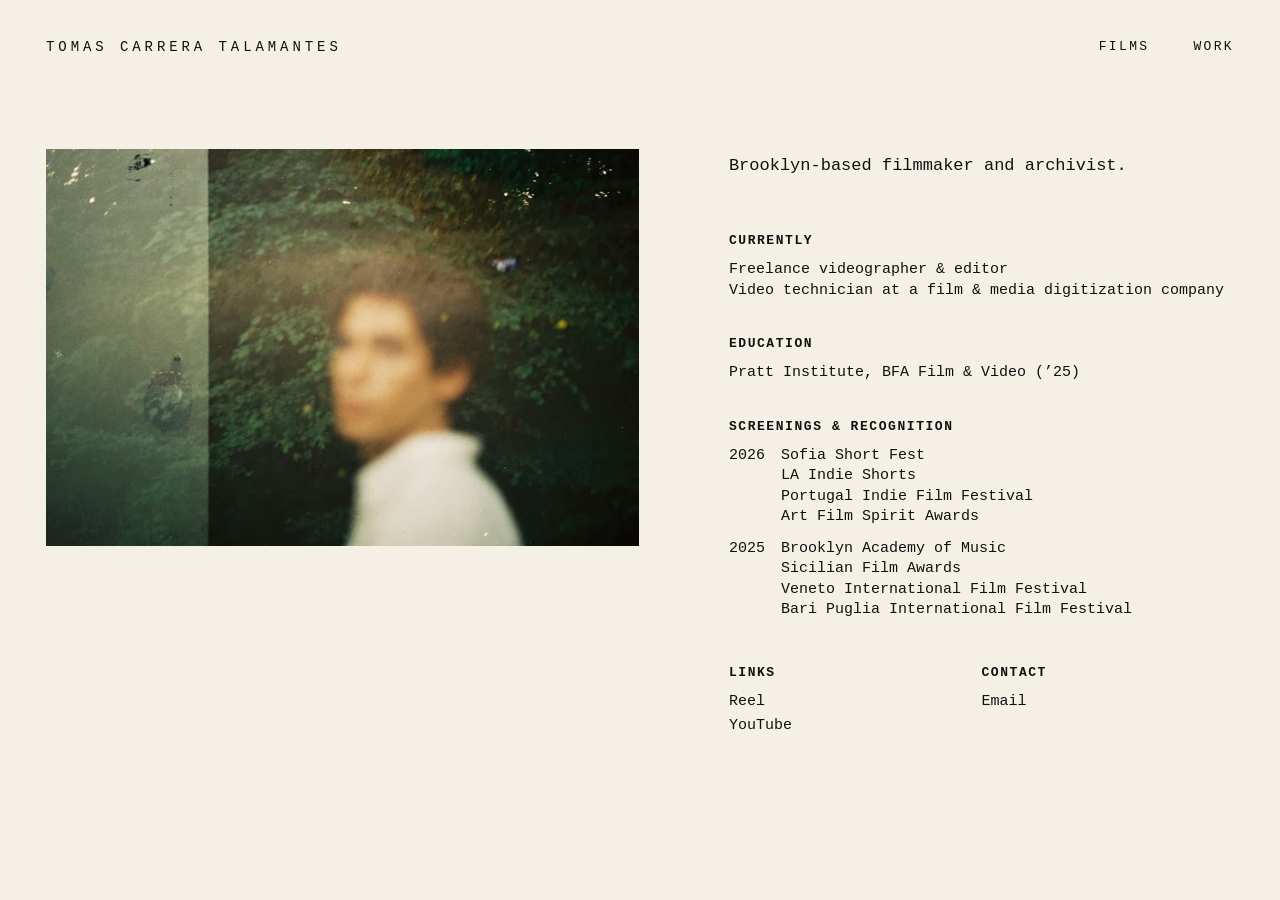
<file: index.html>
<!doctype html>
<html lang="en">
<head>
  <meta charset="utf-8">
  <meta name="viewport" content="width=device-width, initial-scale=1">
  <title>Tomas Carrera Talamantes</title>
  <meta name="description" content="Tomas Carrera Talamantes is a Brooklyn-based filmmaker, director, editor, videographer, and film archivist.">
<meta name="author" content="Tomas Carrera Talamantes">
<link rel="canonical" href="https://tomastalamantes.com/">
  <link rel="stylesheet" href="style.css">
</head>
<body>
  <main class="site-shell">
    <header class="topbar">
      <a class="brand" href="index.html">TOMAS CARRERA TALAMANTES</a>
      <nav class="nav" aria-label="Primary">
        <a href="films.html">FILMS</a>
        <a href="work.html">WORK</a>
      </nav>
    </header>

    <section class="home-grid">
      <div class="portrait-wrap">
        <img class="portrait" src="assets/portrait.webp" alt="Portrait of Tomas Carrera Talamantes">
      </div>

      <div class="home-copy">
        <p class="intro">Brooklyn-based filmmaker and archivist.</p>

        <section class="info-block">
          <h2>CURRENTLY</h2>
          <p>Freelance videographer &amp; editor<br>Video technician at a film &amp; media digitization company</p>
        </section>

        <section class="info-block">
          <h2>EDUCATION</h2>
          <p>Pratt Institute, BFA Film &amp; Video (’25)</p>
        </section>

        <section class="info-block">
          <h2>SCREENINGS &amp; RECOGNITION</h2>
          <p><span class="year">2026</span>Sofia Short Fest<br>
          <span class="year"></span>LA Indie Shorts<br>
          <span class="year"></span>Portugal Indie Film Festival<br>
          <span class="year"></span>Art Film Spirit Awards</p>
          <p style="margin-top:12px"><span class="year">2025</span>Brooklyn Academy of Music<br>
          <span class="year"></span>Sicilian Film Awards<br>
          <span class="year"></span>Veneto International Film Festival<br>
          <span class="year"></span>Bari Puglia International Film Festival</p>
        </section>

        <div class="bottom-home">
          <section>
            <h2>LINKS</h2>
            <a href="https://youtu.be/qs5smrWJzvY?si=hszEP2pluEJme3ju" target="_blank" rel="noreferrer">Reel</a>
            <a href="https://www.youtube.com/@tomastalamantes1810/featured" target="_blank" rel="noreferrer">YouTube</a>
          </section>
          <section>
            <h2>CONTACT</h2>
            <a href="mailto:tomas.talamantes@gmail.com">Email</a>
          </section>
        </div>
      </div>
    </section>
  </main>
</body>
</html>
</file>
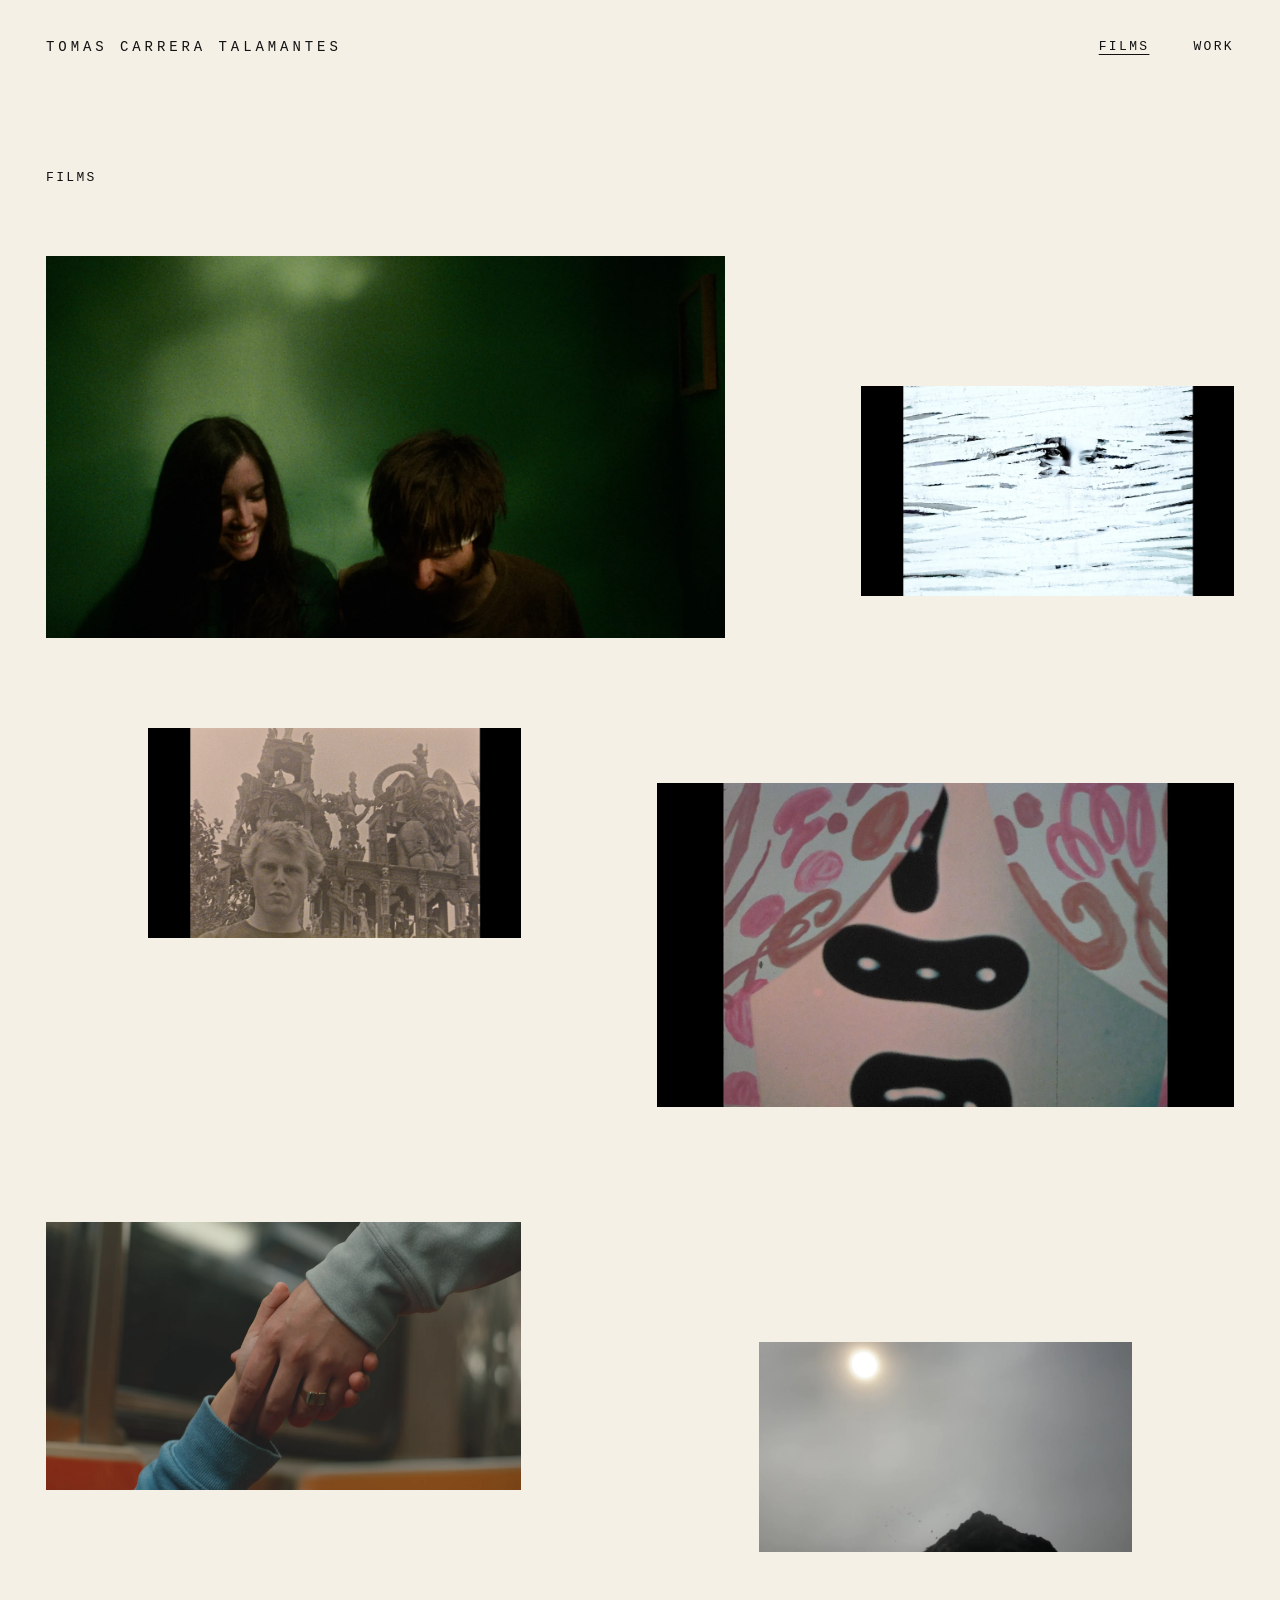
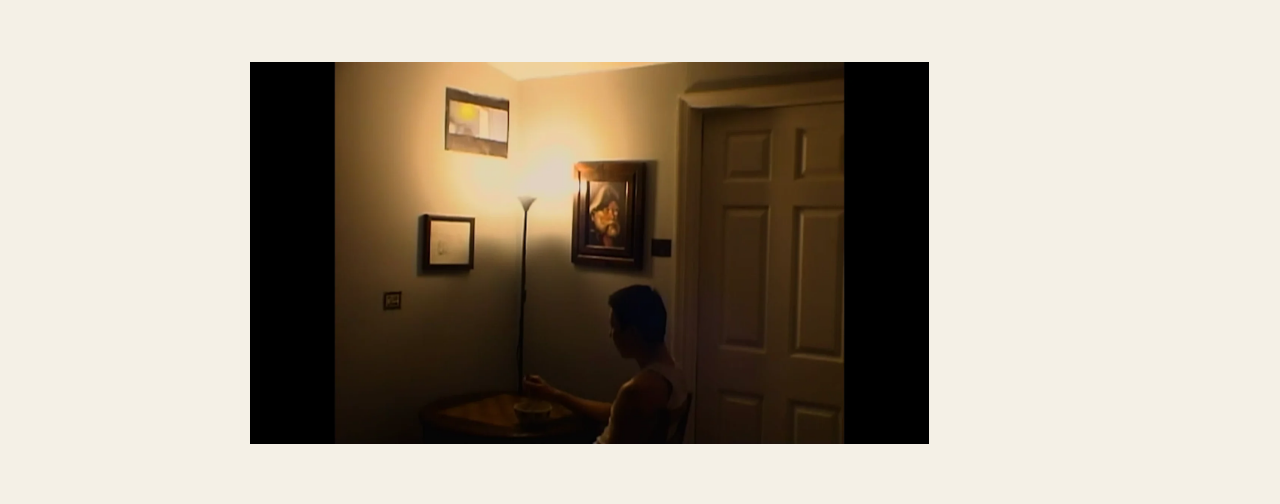
<file: films.html>
<!doctype html>
<html lang="en">
<head>
  <meta charset="utf-8">
  <meta name="viewport" content="width=device-width, initial-scale=1">
  <title>Films — Tomas Carrera Talamantes</title>
  <link rel="stylesheet" href="style.css">
</head>
<body>
  <main class="site-shell">
    <header class="topbar">
      <a class="brand" href="index.html">TOMAS CARRERA TALAMANTES</a>
      <nav class="nav" aria-label="Primary">
        <a href="films.html" aria-current="page">FILMS</a>
        <a href="work.html">WORK</a>
      </nav>
    </header>

    <h1 class="page-title">FILMS</h1>
    <section class="gallery" aria-label="Filmography">
      <a class="card card-1" href="films/corner-of-my-eye.html"><img src="assets/films/corner-of-my-eye.webp" alt="Corner of My Eye"><span class="card-overlay"><span>CORNER OF MY EYE</span><span>2025</span></span></a>
      <a class="card card-2" href="films/lilacs.html"><img src="assets/films/lilacs.webp" alt="Lilacs"><span class="card-overlay"><span>LILACS</span><span>2026</span></span></a>
      <a class="card card-3" href="films/lucy-brown.html"><img src="assets/films/lucy-brown.webp" alt="Lucy Brown"><span class="card-overlay"><span>LUCY BROWN</span><span>2026</span></span></a>
      <a class="card card-4" href="films/we-create-you.html"><img src="assets/films/we-create-you.webp" alt="We Create You"><span class="card-overlay"><span>WE CREATE YOU</span><span>2024</span></span></a>
      <a class="card card-5" href="films/tu-me-abrazas.html"><img src="assets/films/tu-me-abrazas.webp" alt="En la Palma de tu Mano"><span class="card-overlay"><span>EN LA PALMA DE TU MANO</span><span>2023</span></span></a>
      <a class="card card-6" href="films/always.html"><img src="assets/films/always.webp" alt="El Hambriento"><span class="card-overlay"><span>EL HAMBRIENTO</span><span>2025</span></span></a>
      <a class="card card-7" href="films/waiting-for-the-tide.html"><img src="assets/films/waiting-for-the-tide.webp" alt="Waiting for the Tide to Come"><span class="card-overlay"><span>WAITING FOR THE TIDE TO COME</span><span>2021</span></span></a>
    </section>
  </main>
</body>
</html>
</file>
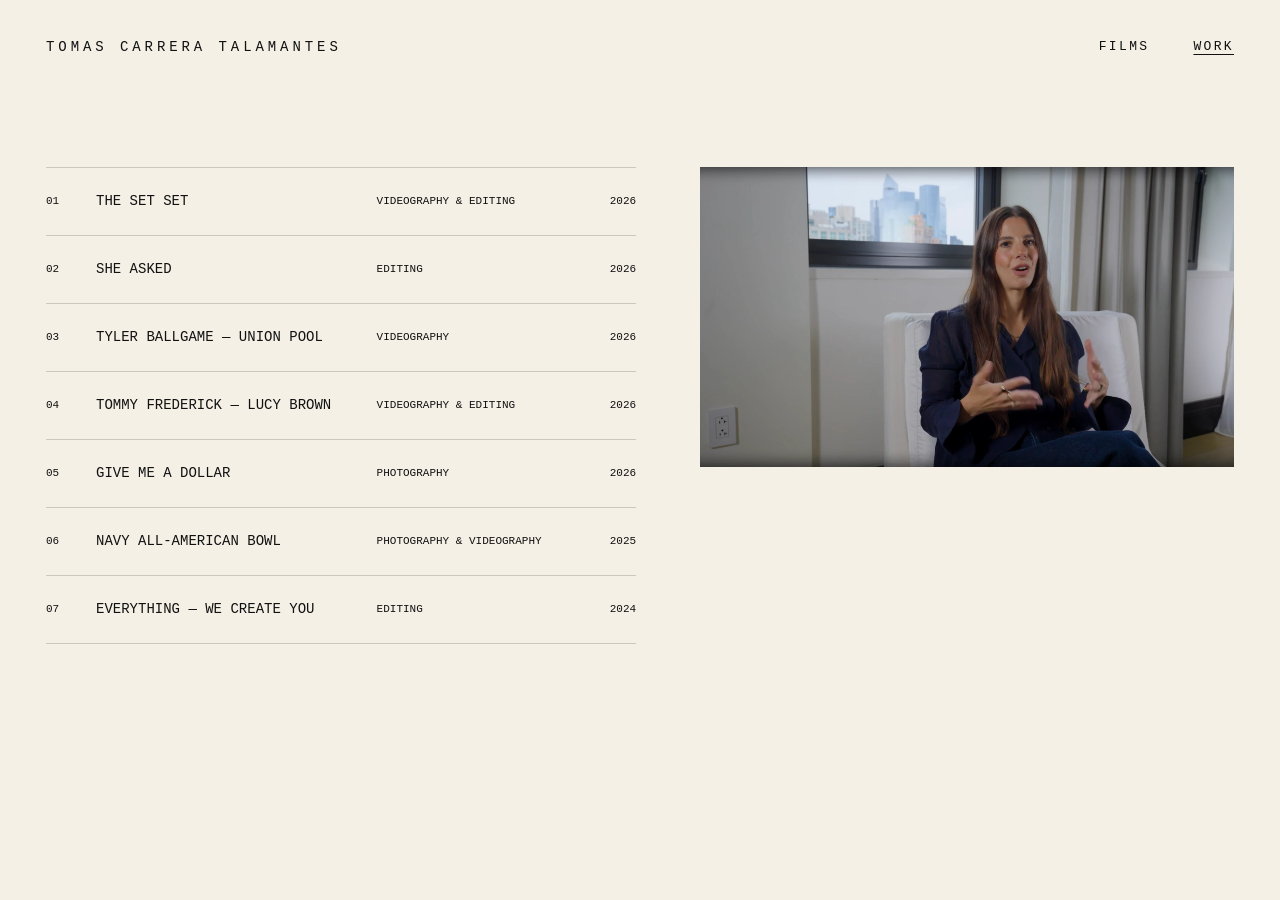
<file: work.html>
<!doctype html><html lang="en"><head><meta charset="utf-8"><meta name="viewport" content="width=device-width, initial-scale=1"><title>Work — Tomas Carrera Talamantes</title><link rel="stylesheet" href="style.css"></head><body><main class="site-shell"><header class="topbar"><a class="brand" href="index.html">TOMAS CARRERA TALAMANTES</a><nav class="nav"><a href="films.html">FILMS</a><a href="work.html" aria-current="page">WORK</a></nav></header>
<section class="work-index"><div class="work-list">
<a class="work-row active" data-img="assets/work/the-set-set.webp" href="https://thesetset.com/original/6abfff7ec0bb2d9657e2d0c8" target="_blank"><span>01</span><strong>THE SET SET</strong><em>VIDEOGRAPHY &amp; EDITING</em><time>2026</time></a>
<a class="work-row" data-img="assets/work/she-asked.webp" href="https://sheaskedpodcast.buzzsprout.com" target="_blank"><span>02</span><strong>SHE ASKED</strong><em>EDITING</em><time>2026</time></a>
<a class="work-row" data-img="assets/work/tyler-ballgame.webp" href="https://youtu.be/08xa1cKU-i4" target="_blank"><span>03</span><strong>TYLER BALLGAME — UNION POOL</strong><em>VIDEOGRAPHY</em><time>2026</time></a>
<a class="work-row" data-img="assets/work/tommy-frederik.webp" href="https://youtu.be/1j6blJhB5hM?si=t0cJVnr3Zbc8m6Jv" target="_blank"><span>04</span><strong>TOMMY FREDERICK — LUCY BROWN</strong><em>VIDEOGRAPHY &amp; EDITING</em><time>2026</time></a>
<a class="work-row" data-img="assets/work/give-me-a-dollar.webp" href="https://open.spotify.com/album/79UulRQVLUAySxAkz6mwqV?si=KETeUO3cT7qd9UVfI0i24Q" target="_blank"><span>05</span><strong>GIVE ME A DOLLAR</strong><em>PHOTOGRAPHY</em><time>2026</time></a>
<a class="work-row" data-img="assets/work/navy-all-american.webp" href="https://www.instagram.com/p/DSjSAKtjD1N/?hl=en" target="_blank"><span>06</span><strong>NAVY ALL-AMERICAN BOWL</strong><em>PHOTOGRAPHY &amp; VIDEOGRAPHY</em><time>2025</time></a>
<a class="work-row" data-img="assets/work/everything.webp" href="https://youtu.be/Lv4_TCg44zI" target="_blank"><span>07</span><strong>EVERYTHING — WE CREATE YOU</strong><em>EDITING</em><time>2024</time></a>
</div><figure class="work-preview"><img id="work-preview-img" src="assets/work/the-set-set.webp" alt="Selected work preview"></figure></section></main><script>document.querySelectorAll('.work-row').forEach(r=>{r.addEventListener('mouseenter',()=>{document.getElementById('work-preview-img').src=r.dataset.img;document.querySelectorAll('.work-row').forEach(x=>x.classList.remove('active'));r.classList.add('active')})})</script></body></html>
</file>
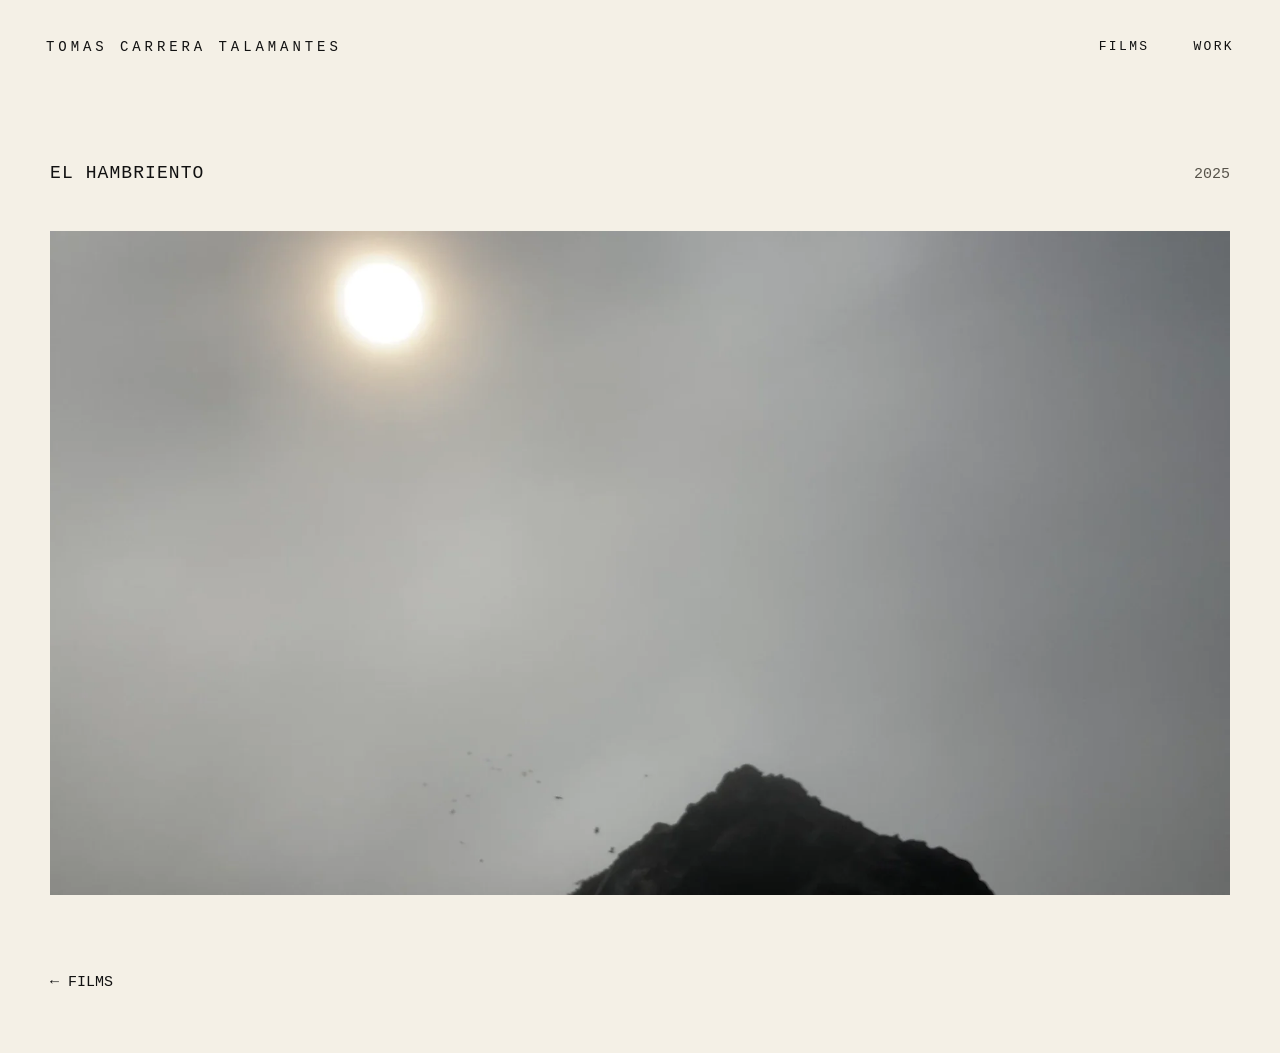
<file: films/always.html>
<!doctype html><html lang="en"><head><meta charset="utf-8"><meta name="viewport" content="width=device-width, initial-scale=1"><title>EL HAMBRIENTO — Tomas Carrera Talamantes</title><link rel="stylesheet" href="../style.css"></head><body><main class="site-shell"><header class="topbar"><a class="brand" href="../index.html">TOMAS CARRERA TALAMANTES</a><nav class="nav"><a href="../films.html">FILMS</a><a href="../work.html">WORK</a></nav></header><article class="project"><header class="project-head"><h1>EL HAMBRIENTO</h1><span class="year-only">2025</span></header><div class="project-hero"><a class="hero-link" href="https://youtu.be/Tx-U5Y2P-qc?si=nfDOfVIqqDiXiDpS" target="_blank" rel="noreferrer"><img src="../assets/films/always.webp" alt="EL HAMBRIENTO"></a></div><a class="back" href="../films.html">← FILMS</a></article></main></body></html>
</file>
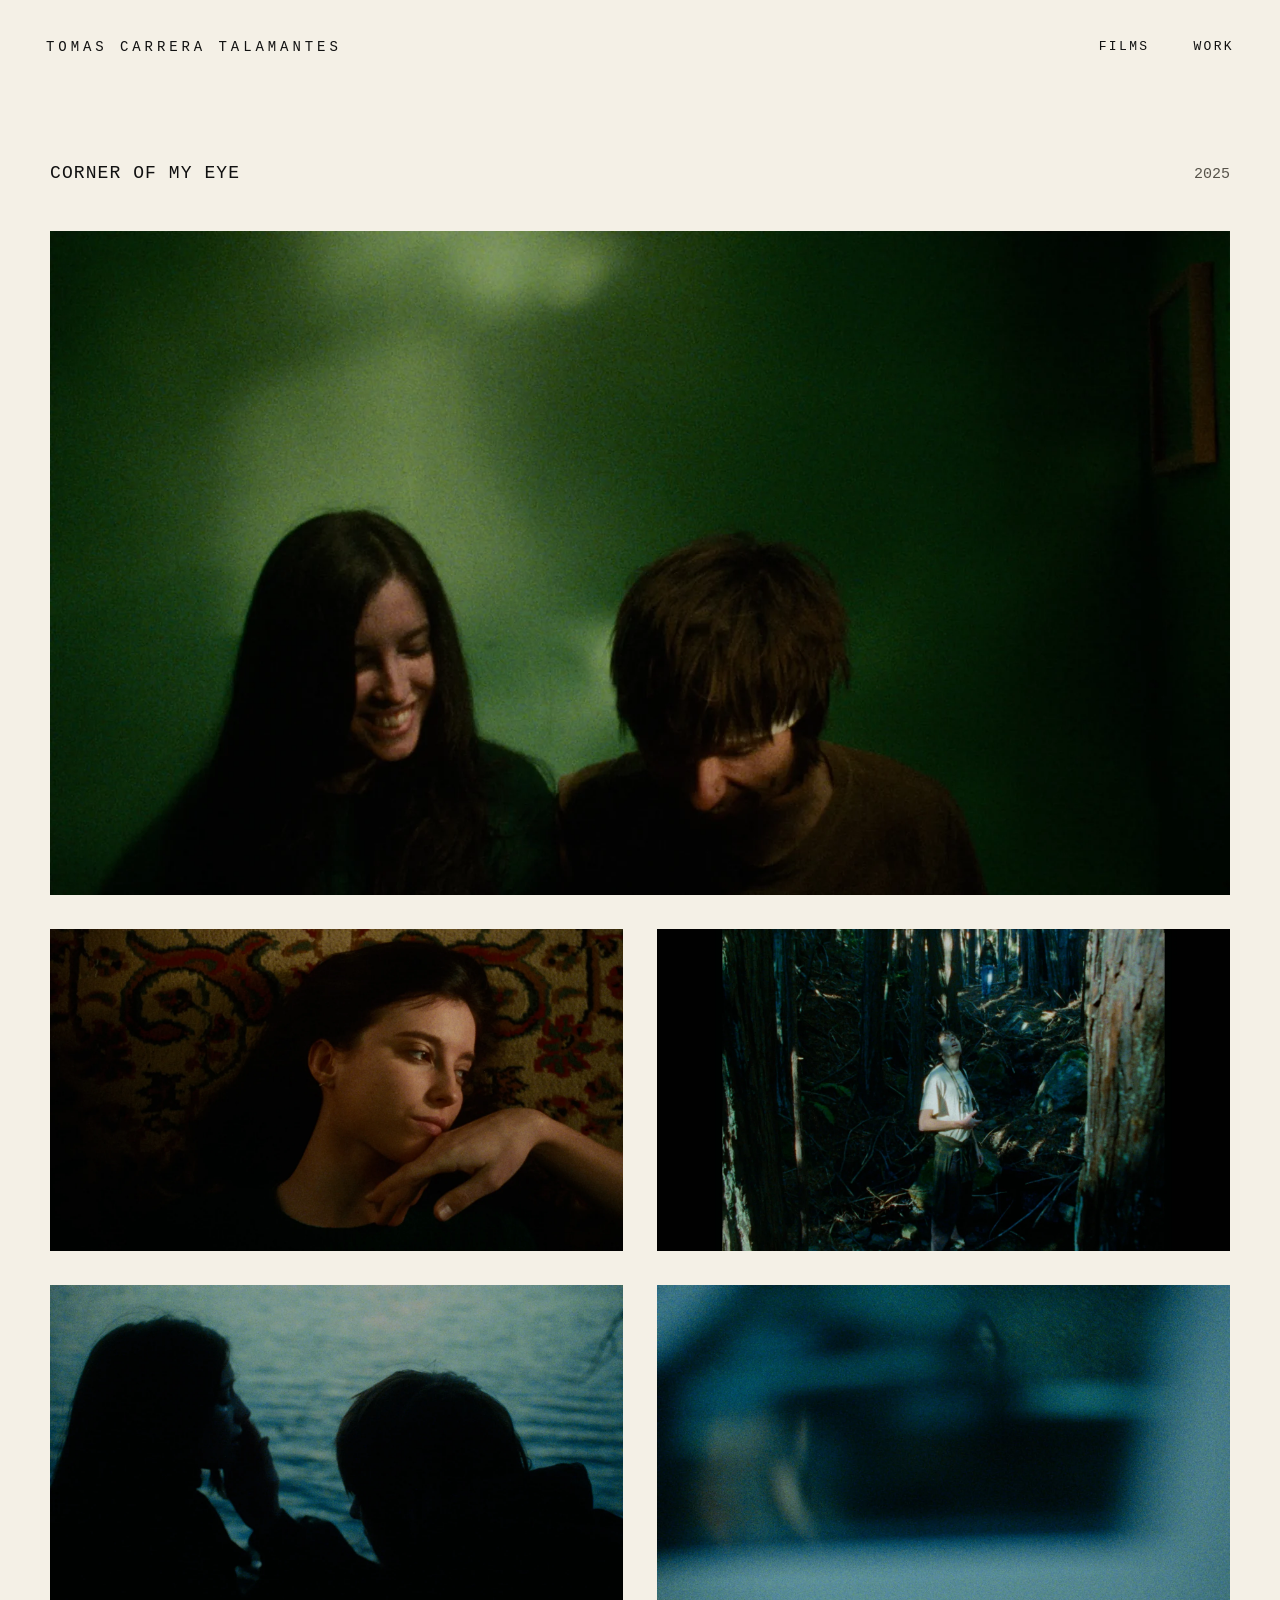
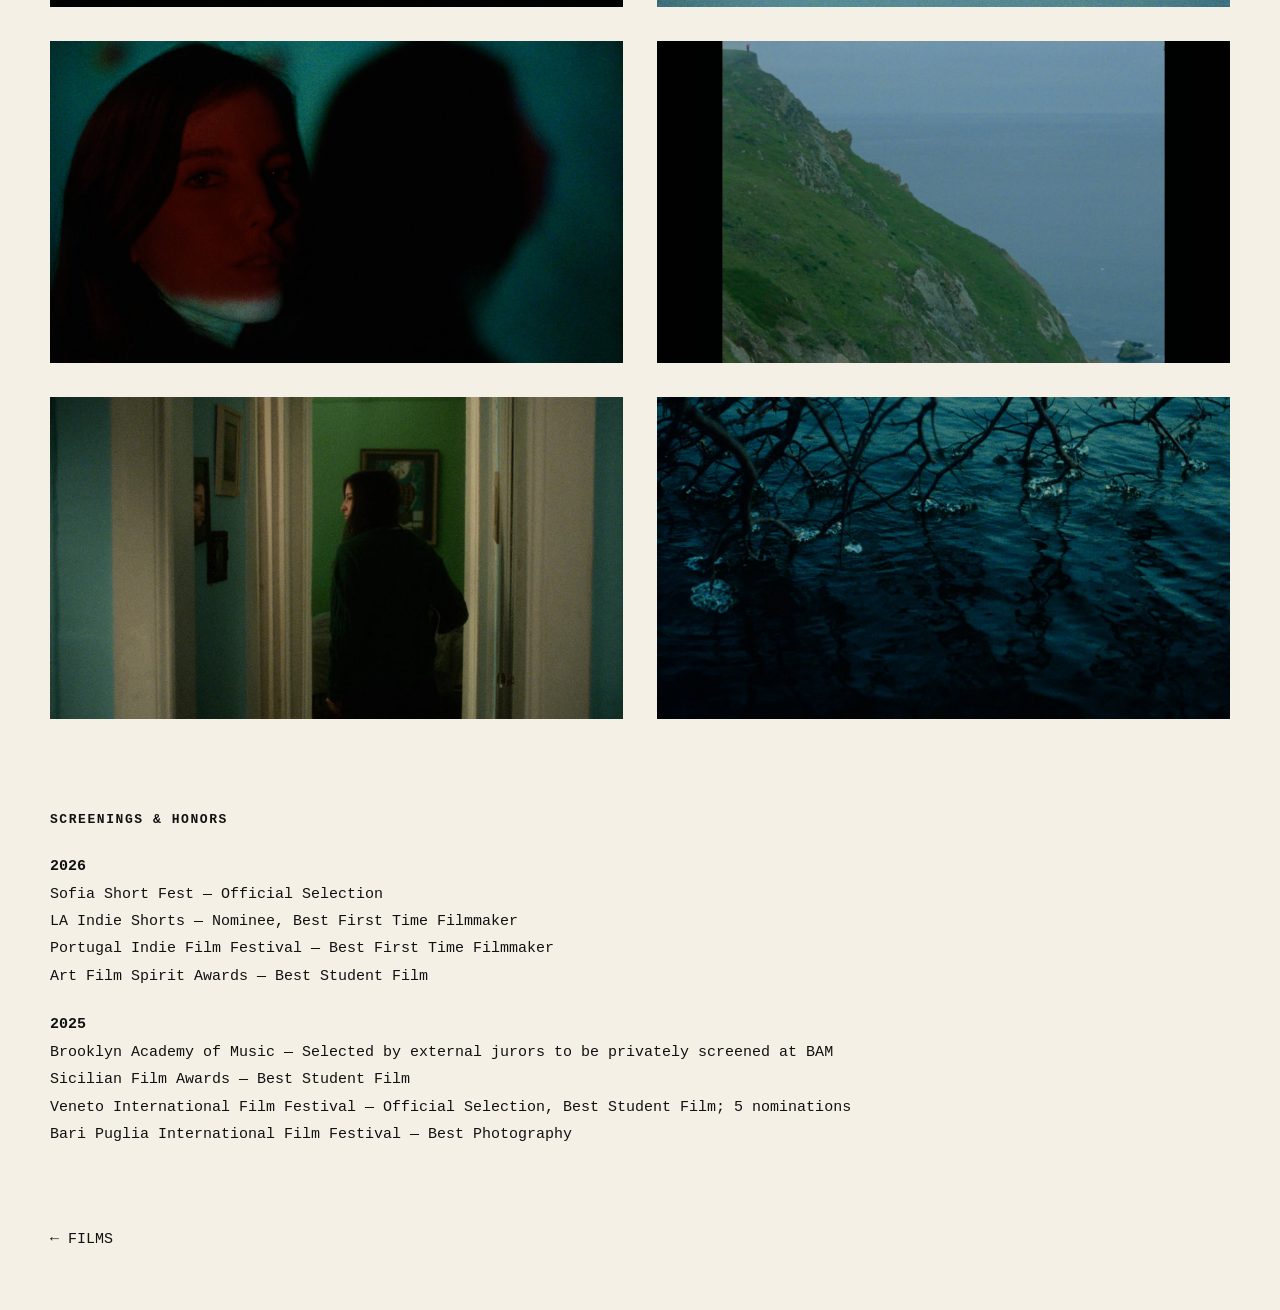
<file: films/corner-of-my-eye.html>
<!doctype html>
<html lang="en">
<head>
  <meta charset="utf-8">
  <meta name="viewport" content="width=device-width, initial-scale=1">
  <title>Corner of My Eye — Tomas Carrera Talamantes</title>
  <link rel="stylesheet" href="../style.css">
</head>
<body>
  <main class="site-shell">
    <header class="topbar">
      <a class="brand" href="../index.html">TOMAS CARRERA TALAMANTES</a>
      <nav class="nav" aria-label="Primary"><a href="../films.html">FILMS</a><a href="../work.html">WORK</a></nav>
    </header>

    <article class="project">
      <header class="project-head"><h1>CORNER OF MY EYE</h1><span class="year-only">2025</span></header>
      <div class="project-hero"><a class="hero-link" href="https://youtu.be/WPM_H9BwWLg?si=1JlHDppgZKtjUS53" target="_blank" rel="noreferrer"><img src="../assets/films/corner-of-my-eye.webp" alt="Ben and Uma in Corner of My Eye"></a></div>

      <div class="project-gallery">
        <img src="../assets/films/corner-scene31.webp" alt="Corner of My Eye still">
        <img src="../assets/films/corner-ben.webp" alt="Corner of My Eye still">
        <img src="../assets/films/corner-lake2.webp" alt="Corner of My Eye still">
        <img src="../assets/films/corner-phone1.webp" alt="Corner of My Eye still">
        <img src="../assets/films/corner-projector2.webp" alt="Corner of My Eye still">
        <img src="../assets/films/corner-home.webp" alt="Corner of My Eye still">
        <img src="../assets/films/corner-uma2.webp" alt="Corner of My Eye still">
        <img src="../assets/films/corner-winter.webp" alt="Corner of My Eye still">
      </div>

      <section class="honors">
        <h2>SCREENINGS &amp; HONORS</h2>
        <div class="honor-year">2026</div>
        <p>Sofia Short Fest — Official Selection</p>
        <p>LA Indie Shorts — Nominee, Best First Time Filmmaker</p>
        <p>Portugal Indie Film Festival — Best First Time Filmmaker</p>
        <p>Art Film Spirit Awards — Best Student Film</p>

        <div class="honor-year">2025</div>
        <p>Brooklyn Academy of Music — Selected by external jurors to be privately screened at BAM</p>
        <p>Sicilian Film Awards — Best Student Film</p>
        <p>Veneto International Film Festival — Official Selection, Best Student Film; 5 nominations</p>
        <p>Bari Puglia International Film Festival — Best Photography</p>
      </section>
      <a class="back" href="../films.html">← FILMS</a>
    </article>
  </main>
</body>
</html>
</file>
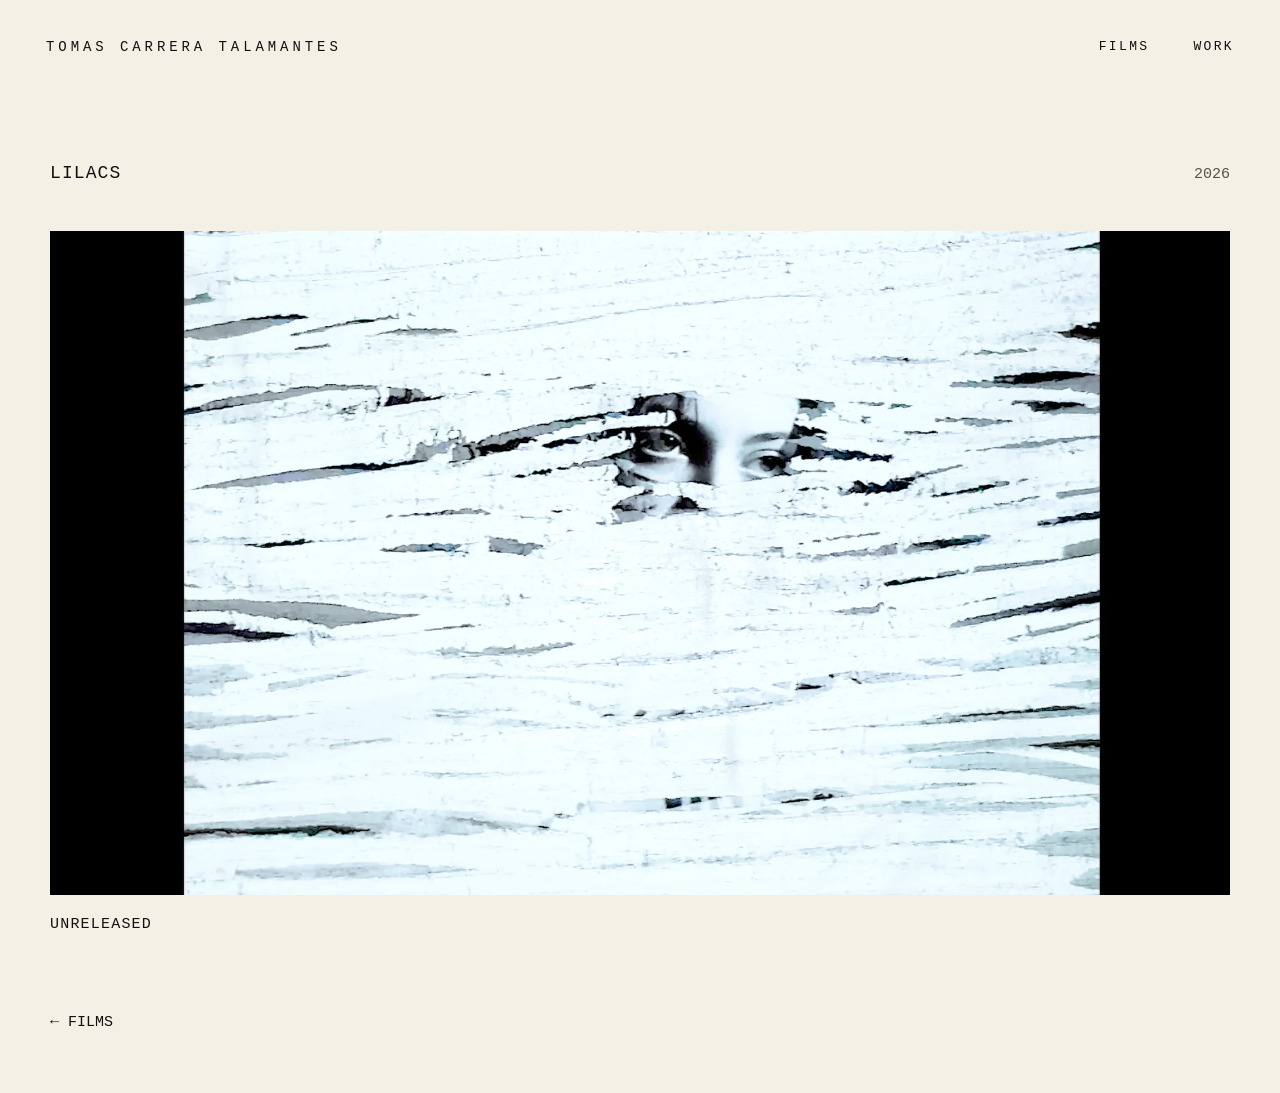
<file: films/lilacs.html>
<!doctype html><html lang="en"><head><meta charset="utf-8"><meta name="viewport" content="width=device-width, initial-scale=1"><title>LILACS — Tomas Carrera Talamantes</title><link rel="stylesheet" href="../style.css"></head><body><main class="site-shell"><header class="topbar"><a class="brand" href="../index.html">TOMAS CARRERA TALAMANTES</a><nav class="nav"><a href="../films.html">FILMS</a><a href="../work.html">WORK</a></nav></header><article class="project"><header class="project-head"><h1>LILACS</h1><span class="year-only">2026</span></header><div class="project-hero"><img src="../assets/films/lilacs.webp" alt="LILACS"></div><div class="unreleased">UNRELEASED</div><a class="back" href="../films.html">← FILMS</a></article></main></body></html>
</file>
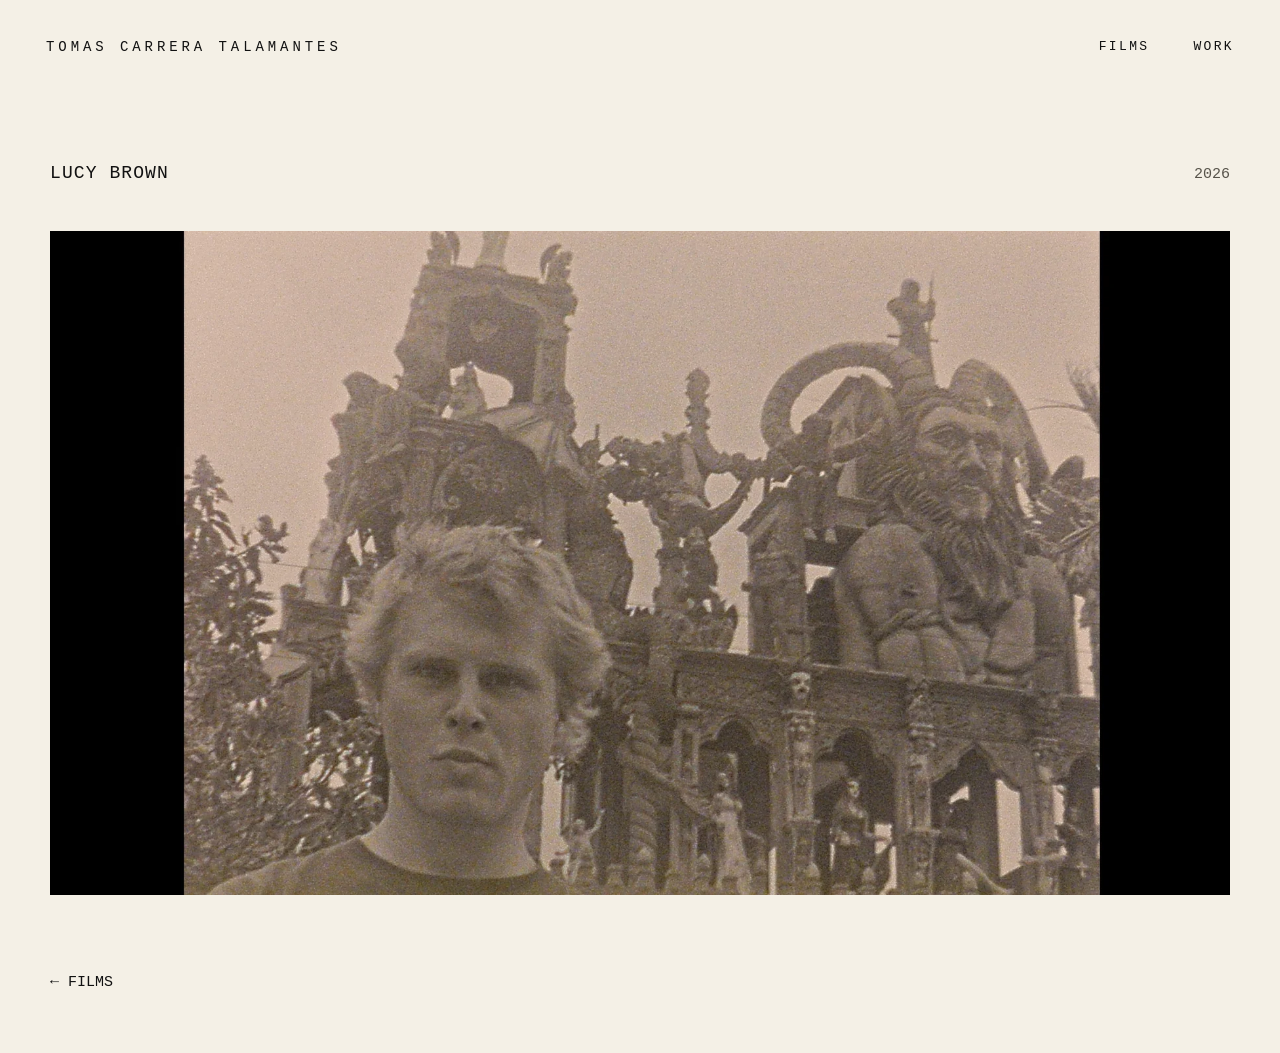
<file: films/lucy-brown.html>
<!doctype html><html lang="en"><head><meta charset="utf-8"><meta name="viewport" content="width=device-width, initial-scale=1"><title>LUCY BROWN — Tomas Carrera Talamantes</title><link rel="stylesheet" href="../style.css"></head><body><main class="site-shell"><header class="topbar"><a class="brand" href="../index.html">TOMAS CARRERA TALAMANTES</a><nav class="nav"><a href="../films.html">FILMS</a><a href="../work.html">WORK</a></nav></header><article class="project"><header class="project-head"><h1>LUCY BROWN</h1><span class="year-only">2026</span></header><div class="project-hero"><a class="hero-link" href="https://youtu.be/1j6blJhB5hM?si=t0cJVnr3Zbc8m6Jv" target="_blank" rel="noreferrer"><img src="../assets/films/lucy-brown.webp" alt="LUCY BROWN"></a></div><a class="back" href="../films.html">← FILMS</a></article></main></body></html>
</file>
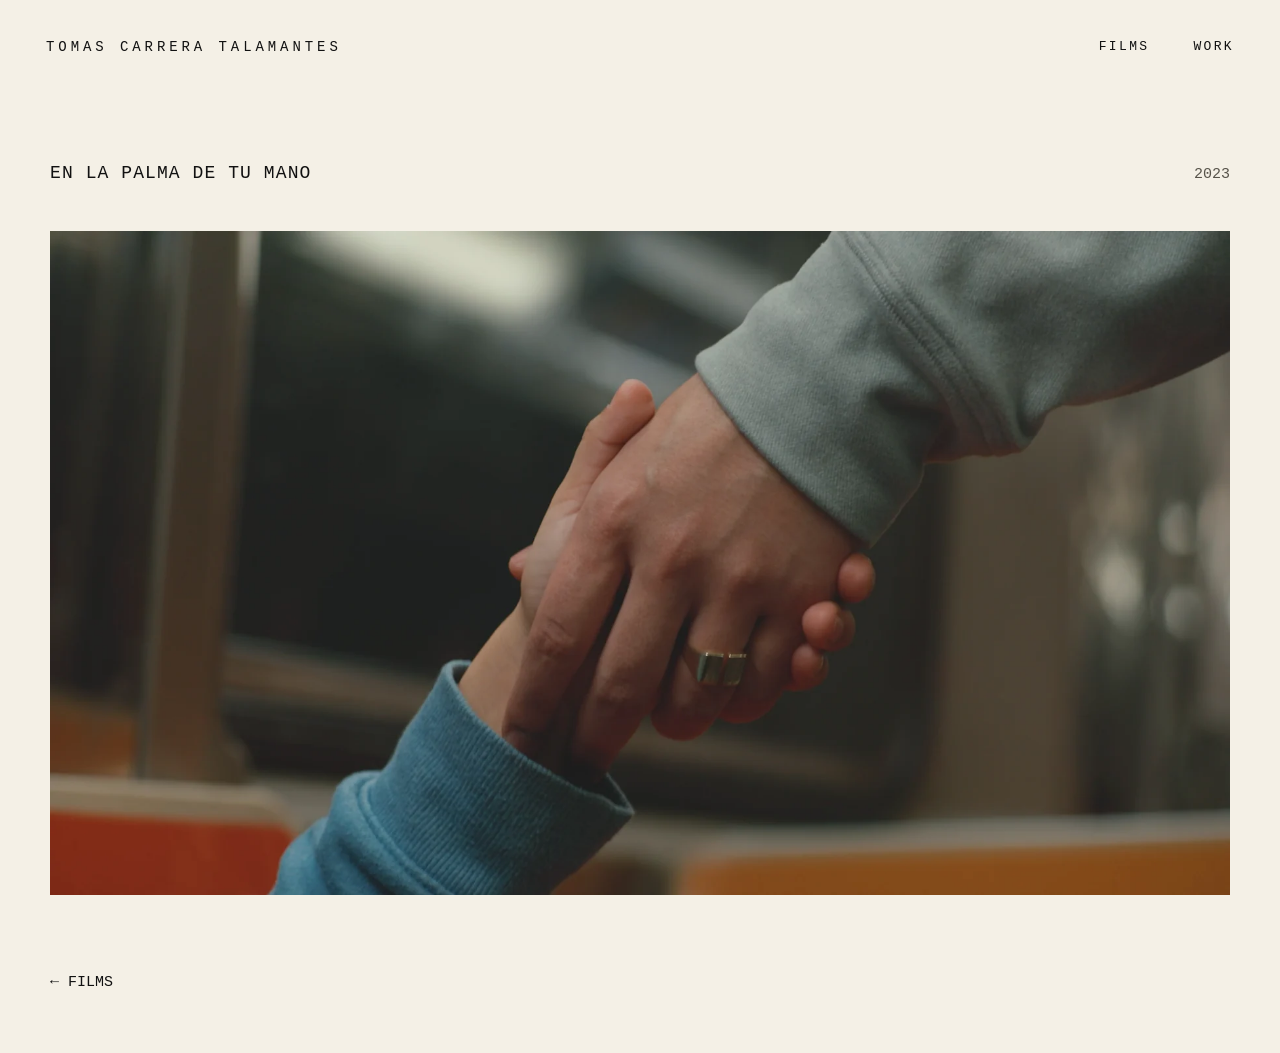
<file: films/tu-me-abrazas.html>
<!doctype html><html lang="en"><head><meta charset="utf-8"><meta name="viewport" content="width=device-width, initial-scale=1"><title>EN LA PALMA DE TU MANO — Tomas Carrera Talamantes</title><link rel="stylesheet" href="../style.css"></head><body><main class="site-shell"><header class="topbar"><a class="brand" href="../index.html">TOMAS CARRERA TALAMANTES</a><nav class="nav"><a href="../films.html">FILMS</a><a href="../work.html">WORK</a></nav></header><article class="project"><header class="project-head"><h1>EN LA PALMA DE TU MANO</h1><span class="year-only">2023</span></header><div class="project-hero"><a class="hero-link" href="https://youtu.be/QNuEq5MBSG8?si=ye6ykjjDtCGfLlk0" target="_blank" rel="noreferrer"><img src="../assets/films/tu-me-abrazas.webp" alt="EN LA PALMA DE TU MANO"></a></div><a class="back" href="../films.html">← FILMS</a></article></main></body></html>
</file>
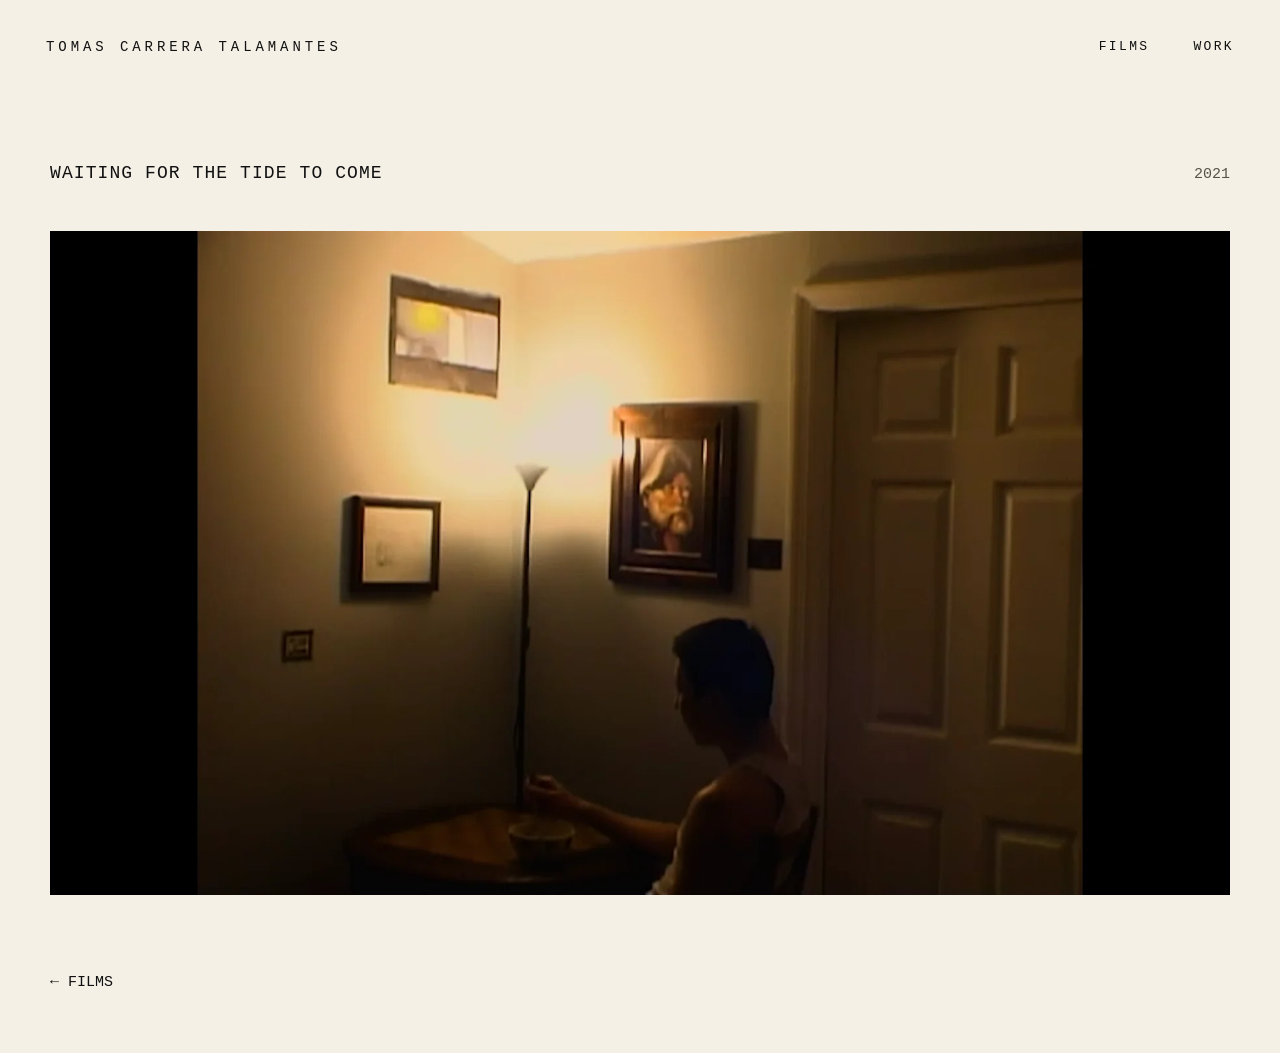
<file: films/waiting-for-the-tide.html>
<!doctype html><html lang="en"><head><meta charset="utf-8"><meta name="viewport" content="width=device-width, initial-scale=1"><title>WAITING FOR THE TIDE TO COME — Tomas Carrera Talamantes</title><link rel="stylesheet" href="../style.css"></head><body><main class="site-shell"><header class="topbar"><a class="brand" href="../index.html">TOMAS CARRERA TALAMANTES</a><nav class="nav"><a href="../films.html">FILMS</a><a href="../work.html">WORK</a></nav></header><article class="project"><header class="project-head"><h1>WAITING FOR THE TIDE TO COME</h1><span class="year-only">2021</span></header><div class="project-hero"><a class="hero-link" href="https://youtu.be/ENNbmcgNCH0?si=QGcdESI6FbSCd5Zk" target="_blank" rel="noreferrer"><img src="../assets/films/waiting-for-the-tide.webp" alt="WAITING FOR THE TIDE TO COME"></a></div><a class="back" href="../films.html">← FILMS</a></article></main></body></html>
</file>
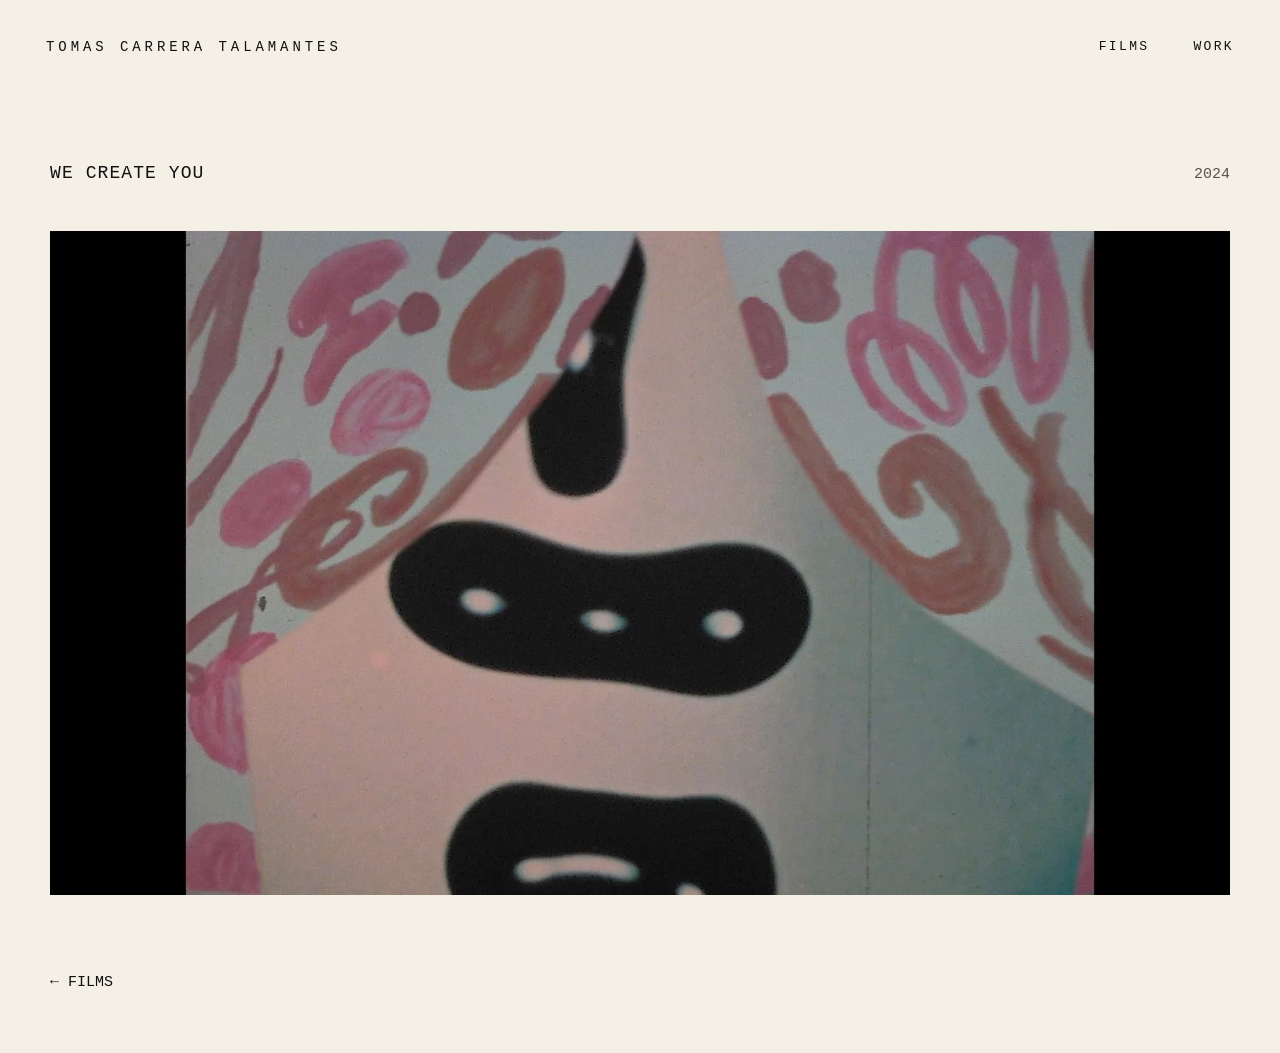
<file: films/we-create-you.html>
<!doctype html><html lang="en"><head><meta charset="utf-8"><meta name="viewport" content="width=device-width, initial-scale=1"><title>WE CREATE YOU — Tomas Carrera Talamantes</title><link rel="stylesheet" href="../style.css"></head><body><main class="site-shell"><header class="topbar"><a class="brand" href="../index.html">TOMAS CARRERA TALAMANTES</a><nav class="nav"><a href="../films.html">FILMS</a><a href="../work.html">WORK</a></nav></header><article class="project"><header class="project-head"><h1>WE CREATE YOU</h1><span class="year-only">2024</span></header><div class="project-hero"><a class="hero-link" href="https://youtu.be/Z82Z1RSKbkg?si=IrWHB9_YcC0Unw3M" target="_blank" rel="noreferrer"><img src="../assets/films/we-create-you.webp" alt="WE CREATE YOU"></a></div><a class="back" href="../films.html">← FILMS</a></article></main></body></html>
</file>
<file: style.css>
:root {
  --bg: #f4f0e6;
  --text: #111;
  --muted: #57534a;
  --max: 1440px;
}
* { box-sizing: border-box; }
html { scroll-behavior: smooth; }
body {
  margin: 0;
  background: var(--bg);
  color: var(--text);
  font-family: "Courier New", Courier, monospace;
  font-size: 15px;
  line-height: 1.35;
}
a { color: inherit; text-decoration: none; }
a:hover { opacity: .55; }
.site-shell { max-width: var(--max); margin: 0 auto; padding: 38px 46px 60px; min-height: 100vh; }
.topbar { display: grid; grid-template-columns: 1fr auto; gap: 40px; align-items: start; }
.brand { letter-spacing: .28em; font-size: 14px; white-space: nowrap; }
.nav { display: flex; gap: 44px; letter-spacing: .18em; font-size: 13px; }
.nav a[aria-current="page"] { text-decoration: underline; text-underline-offset: 4px; }

.home-grid { display: grid; grid-template-columns: minmax(0, 1.08fr) minmax(340px, .92fr); gap: 90px; margin-top: 92px; align-items: start; }
.portrait-wrap { max-width: 610px; }
.portrait { width: 100%; display: block; filter: saturate(.92) contrast(.96); }
.home-copy { max-width: 520px; padding-top: 6px; }
.intro { font-size: 17px; margin: 0 0 54px; max-width: none; white-space: nowrap; }
.info-block { margin: 0 0 34px; }
.info-block h2 { margin: 0 0 11px; font-size: 13px; letter-spacing: .12em; font-weight: 700; }
.info-block p { margin: 0; }
.year { display: inline-block; width: 52px; }
.bottom-home { display: grid; grid-template-columns: 1fr 1fr; margin-top: 44px; max-width: 520px; }
.bottom-home h2 { margin: 0 0 10px; font-size: 13px; letter-spacing: .12em; }
.bottom-home a { display: block; width: fit-content; margin-bottom: 4px; }

.page-title { margin: 112px 0 70px; font-size: 13px; letter-spacing: .18em; font-weight: 400; }
.gallery { display: grid; grid-template-columns: repeat(12, 1fr); row-gap: 90px; column-gap: 34px; align-items: start; }
.card { position: relative; display: block; overflow: hidden; background: #ddd8ce; }
.card img { width: 100%; display: block; transition: transform .35s ease, filter .35s ease; }
.card-overlay { position: absolute; inset: 0; display: flex; align-items: flex-end; justify-content: space-between; gap: 20px; padding: 16px; background: linear-gradient(to top, rgba(0,0,0,.56), transparent 55%); color: white; opacity: 0; transition: opacity .22s ease; font-size: 13px; letter-spacing: .08em; }
.card:hover .card-overlay { opacity: 1; }
.card:hover img { transform: scale(1.015); }
.card-1 { grid-column: 1 / span 7; }
.card-2 { grid-column: 9 / span 4; margin-top: 130px; }
.card-3 { grid-column: 2 / span 4; }
.card-4 { grid-column: 7 / span 6; margin-top: 55px; }
.card-5 { grid-column: 1 / span 5; margin-top: 25px; }
.card-6 { grid-column: 8 / span 4; margin-top: 145px; }
.card-7 { grid-column: 3 / span 7; margin-top: 20px; }

.project { max-width: 1180px; margin: 104px auto 0; }
.project-head { display: flex; justify-content: space-between; gap: 40px; align-items: baseline; margin-bottom: 46px; }
.project-head h1 { font-size: 18px; font-weight: 400; letter-spacing: .06em; margin: 0; }
.project-head .year-only { color: var(--muted); }
.project-hero img { width: 100%; display: block; }
.project-gallery { display: grid; grid-template-columns: 1fr 1fr; gap: 34px; margin-top: 34px; }
.project-gallery img { width: 100%; display: block; }
.honors { margin-top: 92px; max-width: 820px; }
.honors h2 { font-size: 13px; letter-spacing: .12em; margin: 0 0 26px; }
.honor-year { margin: 28px 0 8px; font-weight: 700; }
.honors p { margin: 0 0 7px; }
.back { margin-top: 78px; display: inline-block; }

.work-meta { position: absolute; inset: 0; display: flex; flex-direction: column; justify-content: flex-end; padding: 16px; background: linear-gradient(to top, rgba(0,0,0,.66), transparent 62%); color: white; opacity: 0; transition: opacity .22s ease; }
.card:hover .work-meta { opacity: 1; }
.work-meta strong { font-weight: 400; letter-spacing: .08em; }
.work-meta span { font-size: 12px; margin-top: 5px; opacity: .9; }
.note { color: var(--muted); font-size: 12px; margin-top: 7px; }

@media (max-width: 900px) {
  .site-shell { padding: 26px 22px 44px; }
  .brand { white-space: normal; line-height: 1.45; }
  .nav { gap: 22px; }
  .home-grid { grid-template-columns: 1fr; gap: 48px; margin-top: 62px; }
  .portrait-wrap { max-width: 100%; }
  .home-copy { max-width: 100%; }
  .intro { margin-bottom: 38px; white-space: normal; }
  .gallery { display: grid; grid-template-columns: 1fr 1fr; gap: 24px; }
  .gallery .card { grid-column: auto !important; margin-top: 0 !important; }
  .card-overlay, .work-meta { opacity: 1; }
  .project { margin-top: 62px; }
  .project-gallery { grid-template-columns: 1fr; gap: 22px; }
}
@media (max-width: 560px) {
  body { font-size: 14px; }
  .topbar { grid-template-columns: 1fr; gap: 18px; }
  .nav { justify-content: flex-start; }
  .home-grid { margin-top: 46px; }
  .bottom-home { grid-template-columns: 1fr; gap: 24px; }
  .gallery { grid-template-columns: 1fr; row-gap: 26px; }
  .page-title { margin: 70px 0 34px; }
  .project-head { flex-direction: column; gap: 8px; margin-bottom: 28px; }
}

/* V2 film index: denser editorial composition */
.film-grid { margin-top: 105px; display:grid; grid-template-columns:repeat(3,minmax(0,1fr)); gap:54px 28px; align-items:start; }
.film-tile { display:block; background:transparent; overflow:visible; }
.film-tile img { display:block; width:100%; aspect-ratio:1.55/1; object-fit:cover; }
.film-tile.film-wide img { aspect-ratio:1.9/1; }
.film-tile span { display:flex; justify-content:space-between; gap:15px; margin-top:11px; font-size:12px; letter-spacing:.04em; }
.film-tile b { font-weight:400; }
.film-tile small { font:inherit; }
.film-tile:hover { opacity:1; }
.film-tile:hover img { opacity:.78; }
.film-tile:nth-child(1) { grid-column:span 2; }
.film-tile:nth-child(5) { grid-column:span 2; }
.film-tile:nth-child(7) { grid-column:2/span 2; }

/* V2 work index */
.work-index { margin-top:110px; display:grid; grid-template-columns:minmax(560px,1.05fr) minmax(360px,.95fr); gap:64px; align-items:start; }
.work-list { border-top:1px solid rgba(17,17,17,.18); }
.work-row { min-height:68px; display:grid; grid-template-columns:36px minmax(190px,1.35fr) minmax(180px,1fr) 48px; gap:14px; align-items:center; border-bottom:1px solid rgba(17,17,17,.18); font-style:normal; transition:opacity .15s ease; }
.work-row span,.work-row em,.work-row time { font-size:11px; font-style:normal; }
.work-row strong { font-size:14px; font-weight:400; }
.work-row time { text-align:right; }
.work-list:hover .work-row { opacity:.36; }
.work-list .work-row:hover,.work-list .work-row.active:hover { opacity:1; }
.work-preview { margin:0; position:sticky; top:38px; }
.work-preview img { width:100%; height:auto; max-height:570px; object-fit:cover; display:block; }

@media(max-width:900px){.film-grid{grid-template-columns:1fr 1fr;margin-top:70px;gap:34px 22px}.film-tile:nth-child(n){grid-column:auto}.work-index{grid-template-columns:1fr;margin-top:70px;gap:38px}.work-preview{position:static;order:-1}.work-row{grid-template-columns:28px 1.2fr 1fr 42px}}
@media(max-width:560px){.film-grid{grid-template-columns:1fr}.work-row{grid-template-columns:24px 1fr 42px;min-height:62px}.work-row em{display:none}.work-preview img{max-height:none}}

.hero-link{display:block;cursor:pointer}.hero-link img{display:block;width:100%}

.unreleased { margin-top: 1.25rem; font-family: inherit; letter-spacing: 0.08em; }
</file>
